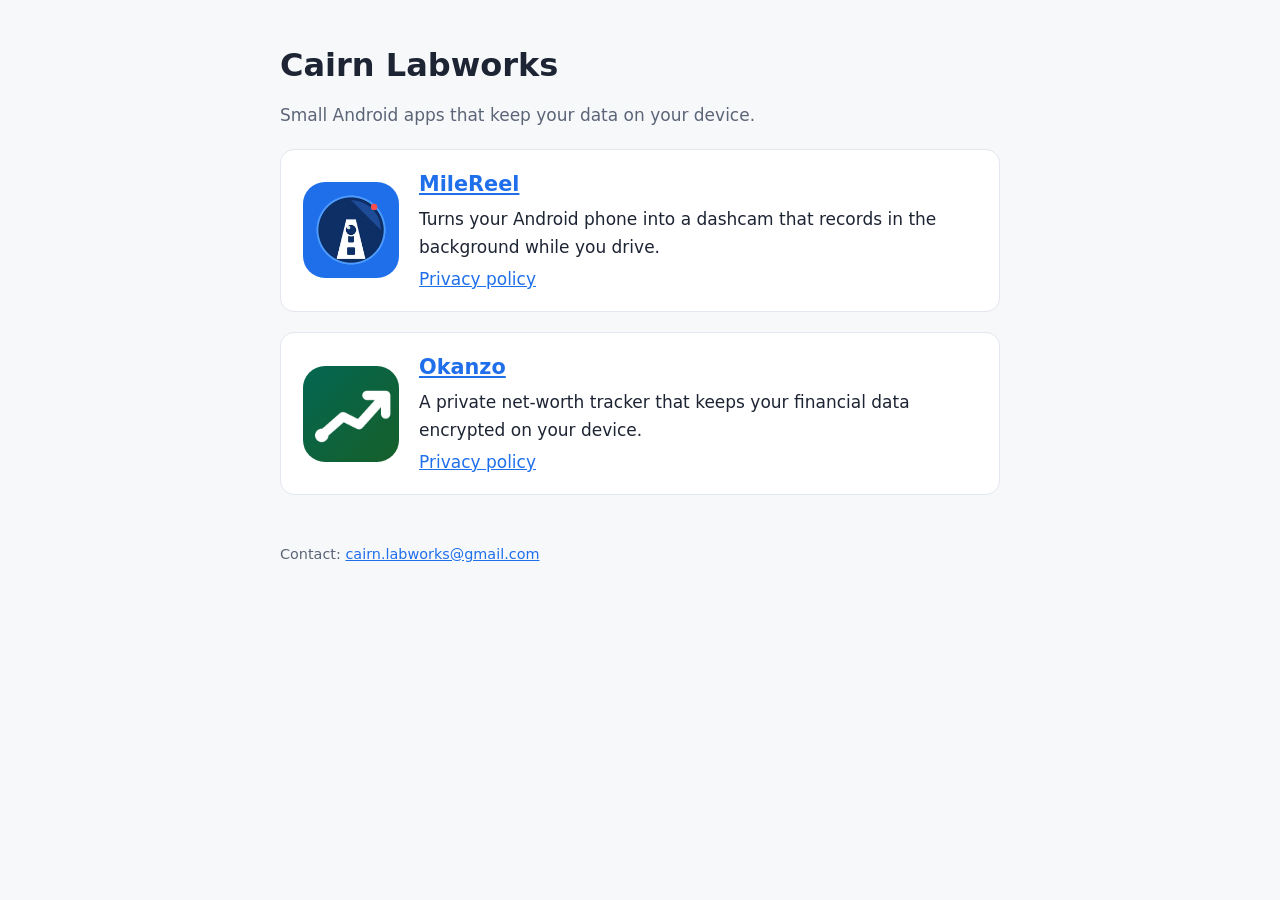
<file: index.html>
<!doctype html>
<html lang="en">
<head>
  <meta charset="utf-8">
  <meta name="viewport" content="width=device-width, initial-scale=1">
  <title>Cairn Labworks</title>
  <meta name="description" content="Cairn Labworks makes small, private Android apps.">
  <link rel="icon" href="/favicon.png">
  <link rel="stylesheet" href="/style.css">
</head>
<body>
  <main>
    <h1>Cairn Labworks</h1>
    <p class="muted">Small Android apps that keep your data on your device.</p>

    <div class="card app">
      <img src="/milereel/icon.png" alt="MileReel app icon">
      <div>
        <h2 style="margin: 0"><a href="/milereel/">MileReel</a></h2>
        <p style="margin: 0.3em 0 0">Turns your Android phone into a dashcam that records in the background
          while you drive.</p>
        <p style="margin: 0.3em 0 0"><a href="/milereel/privacy/">Privacy policy</a></p>
      </div>
    </div>

    <div class="card app">
      <img src="/okanzo-icon.png" alt="Okanzo app icon">
      <div>
        <h2 style="margin: 0"><a href="https://github.com/cairn-labworks/Okanzo">Okanzo</a></h2>
        <p style="margin: 0.3em 0 0">A private net-worth tracker that keeps your financial data
          encrypted on your device.</p>
        <p style="margin: 0.3em 0 0"><a href="/Okanzo/privacy/">Privacy policy</a></p>
      </div>
    </div>

    <footer>
      Contact: <a href="mailto:cairn.labworks@gmail.com">cairn.labworks@gmail.com</a>
    </footer>
  </main>
</body>
</html>
</file>
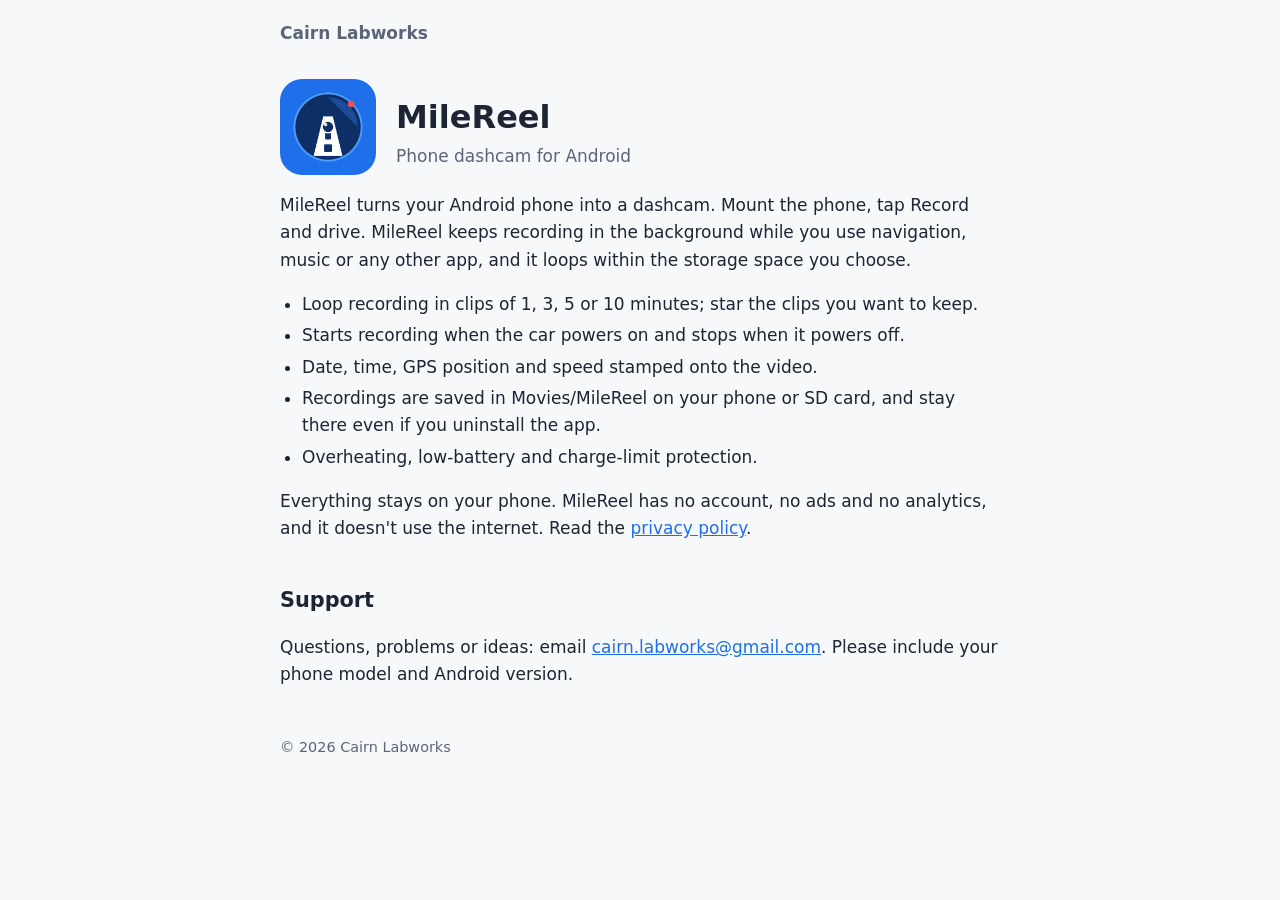
<file: milereel/index.html>
<!doctype html>
<html lang="en">
<head>
  <meta charset="utf-8">
  <meta name="viewport" content="width=device-width, initial-scale=1">
  <title>MileReel - Phone Dashcam</title>
  <meta name="description" content="MileReel turns your Android phone into a dashcam that records in the background while you drive. No account, no ads, no internet.">
  <link rel="icon" href="/favicon.png">
  <link rel="stylesheet" href="/style.css">
</head>
<body>
  <header class="site"><a href="/">Cairn Labworks</a></header>
  <main>
    <div class="app">
      <img src="/milereel/icon.png" alt="MileReel app icon">
      <div>
        <h1>MileReel</h1>
        <p class="muted" style="margin: 0">Phone dashcam for Android</p>
      </div>
    </div>

    <p>MileReel turns your Android phone into a dashcam. Mount the phone, tap Record and drive.
      MileReel keeps recording in the background while you use navigation, music or any other app,
      and it loops within the storage space you choose.</p>

    <ul>
      <li>Loop recording in clips of 1, 3, 5 or 10 minutes; star the clips you want to keep.</li>
      <li>Starts recording when the car powers on and stops when it powers off.</li>
      <li>Date, time, GPS position and speed stamped onto the video.</li>
      <li>Recordings are saved in Movies/MileReel on your phone or SD card, and stay there even if
        you uninstall the app.</li>
      <li>Overheating, low-battery and charge-limit protection.</li>
    </ul>

    <p>Everything stays on your phone. MileReel has no account, no ads and no analytics, and it
      doesn't use the internet. Read the <a href="/milereel/privacy/">privacy policy</a>.</p>

    <h2>Support</h2>
    <p>Questions, problems or ideas: email
      <a href="mailto:cairn.labworks@gmail.com?subject=MileReel">cairn.labworks@gmail.com</a>.
      Please include your phone model and Android version.</p>

    <footer>&copy; 2026 Cairn Labworks</footer>
  </main>
</body>
</html>
</file>
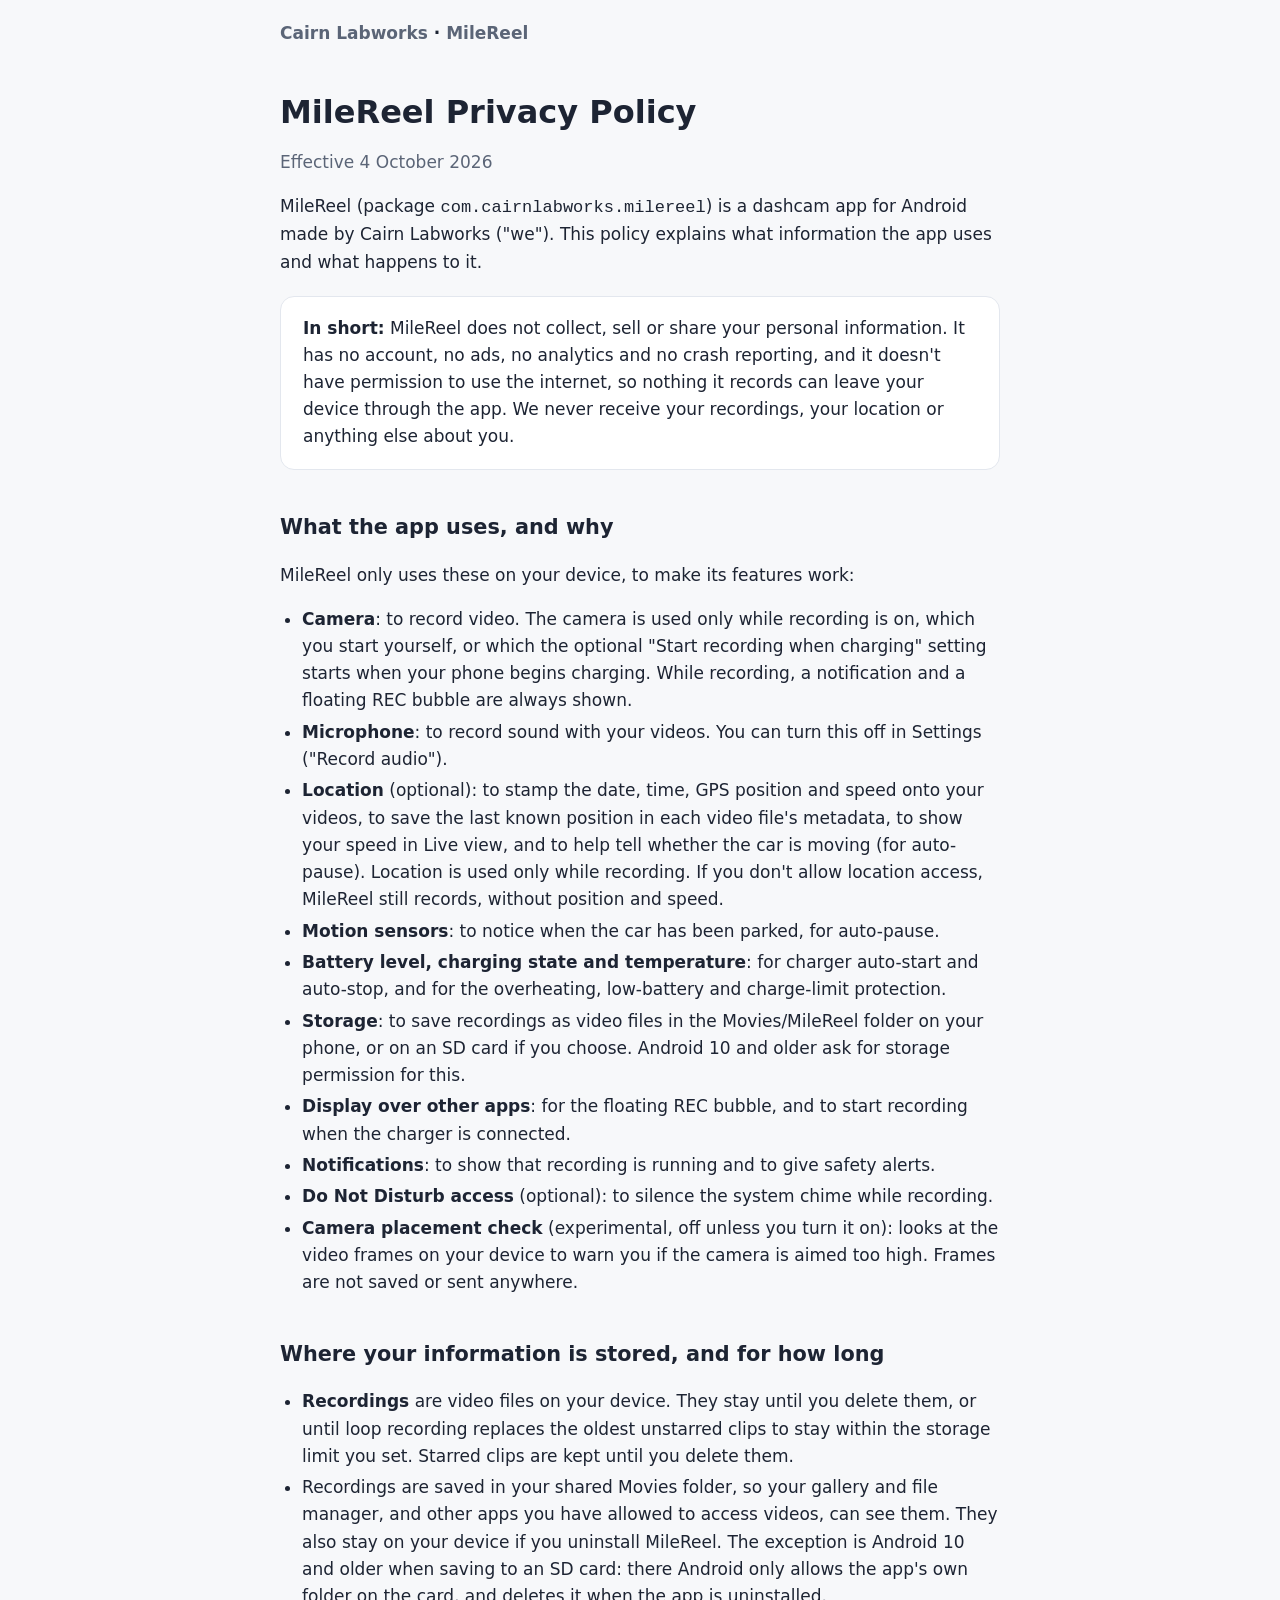
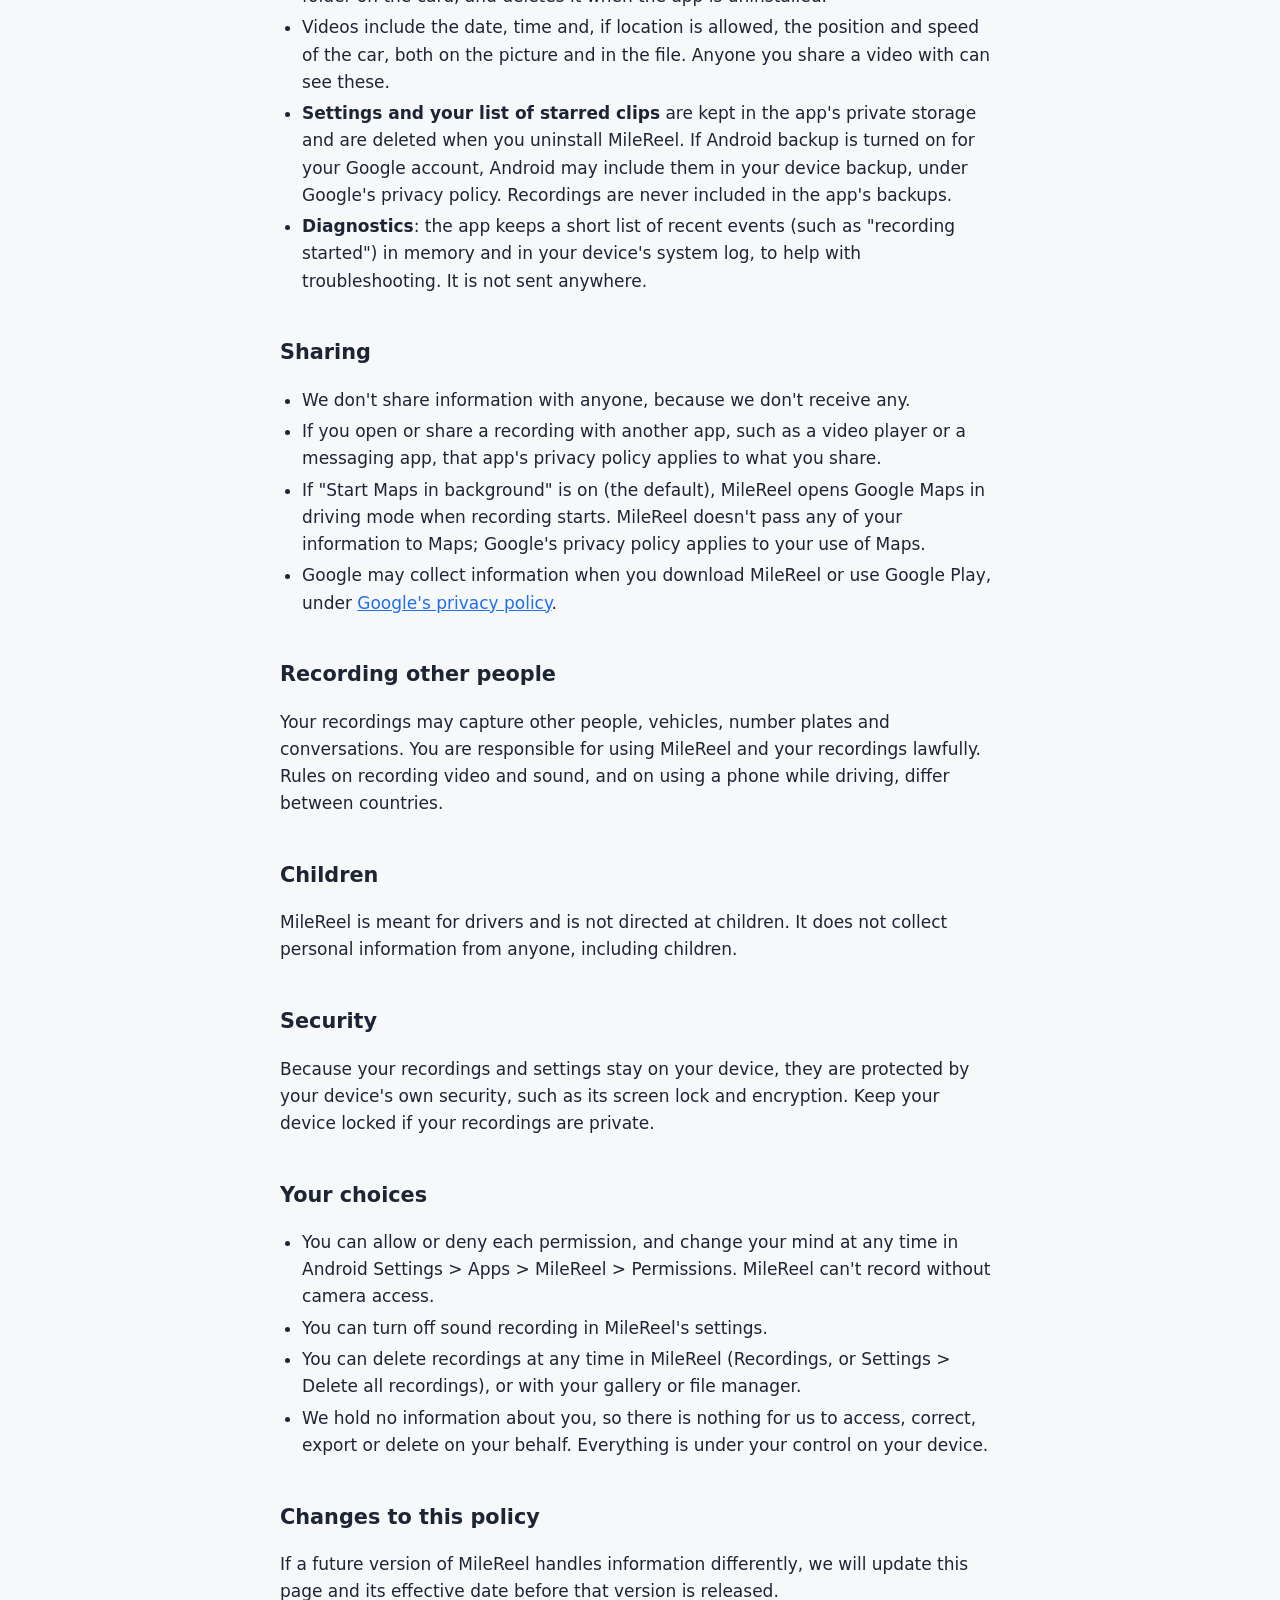
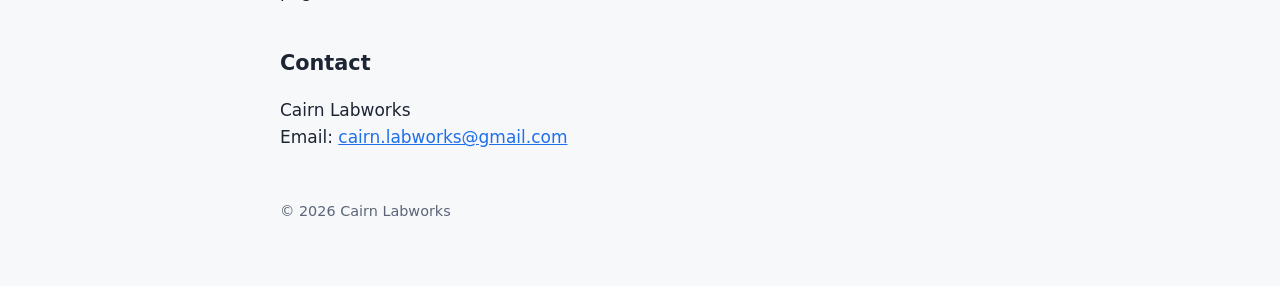
<file: milereel/privacy/index.html>
<!doctype html>
<html lang="en">
<head>
  <meta charset="utf-8">
  <meta name="viewport" content="width=device-width, initial-scale=1">
  <title>MileReel Privacy Policy</title>
  <meta name="description" content="Privacy policy for MileReel, the phone dashcam app by Cairn Labworks.">
  <link rel="icon" href="/favicon.png">
  <link rel="stylesheet" href="/style.css">
</head>
<body>
  <header class="site"><a href="/">Cairn Labworks</a> &middot; <a href="/milereel/">MileReel</a></header>
  <main>
    <h1>MileReel Privacy Policy</h1>
    <p class="muted">Effective 4 October 2026</p>

    <p>MileReel (package <code>com.cairnlabworks.milereel</code>) is a dashcam app for Android made
      by Cairn Labworks ("we"). This policy explains what information the app uses and what happens
      to it.</p>

    <div class="card">
      <strong>In short:</strong> MileReel does not collect, sell or share your personal information.
      It has no account, no ads, no analytics and no crash reporting, and it doesn't have permission
      to use the internet, so nothing it records can leave your device through the app. We never
      receive your recordings, your location or anything else about you.
    </div>

    <h2>What the app uses, and why</h2>
    <p>MileReel only uses these on your device, to make its features work:</p>
    <ul>
      <li><strong>Camera</strong>: to record video. The camera is used only while recording is on,
        which you start yourself, or which the optional "Start recording when charging" setting starts
        when your phone begins charging. While recording, a notification and a floating REC bubble are
        always shown.</li>
      <li><strong>Microphone</strong>: to record sound with your videos. You can turn this off in
        Settings ("Record audio").</li>
      <li><strong>Location</strong> (optional): to stamp the date, time, GPS position and speed onto
        your videos, to save the last known position in each video file's metadata, to show your
        speed in Live view, and to help tell whether the car is moving (for auto-pause). Location is
        used only while recording. If you don't allow location access, MileReel still records, without
        position and speed.</li>
      <li><strong>Motion sensors</strong>: to notice when the car has been parked, for auto-pause.</li>
      <li><strong>Battery level, charging state and temperature</strong>: for charger auto-start and
        auto-stop, and for the overheating, low-battery and charge-limit protection.</li>
      <li><strong>Storage</strong>: to save recordings as video files in the Movies/MileReel folder on
        your phone, or on an SD card if you choose. Android 10 and older ask for storage permission
        for this.</li>
      <li><strong>Display over other apps</strong>: for the floating REC bubble, and to start recording
        when the charger is connected.</li>
      <li><strong>Notifications</strong>: to show that recording is running and to give safety alerts.</li>
      <li><strong>Do Not Disturb access</strong> (optional): to silence the system chime while
        recording.</li>
      <li><strong>Camera placement check</strong> (experimental, off unless you turn it on): looks at
        the video frames on your device to warn you if the camera is aimed too high. Frames are not
        saved or sent anywhere.</li>
    </ul>

    <h2>Where your information is stored, and for how long</h2>
    <ul>
      <li><strong>Recordings</strong> are video files on your device. They stay until you delete them,
        or until loop recording replaces the oldest unstarred clips to stay within the storage limit
        you set. Starred clips are kept until you delete them.</li>
      <li>Recordings are saved in your shared Movies folder, so your gallery and file manager, and
        other apps you have allowed to access videos, can see them. They also stay on your device if
        you uninstall MileReel. The exception is Android 10 and older when saving to an SD card: there
        Android only allows the app's own folder on the card, and deletes it when the app is
        uninstalled.</li>
      <li>Videos include the date, time and, if location is allowed, the position and speed of the
        car, both on the picture and in the file. Anyone you share a video with can see these.</li>
      <li><strong>Settings and your list of starred clips</strong> are kept in the app's private
        storage and are deleted when you uninstall MileReel. If Android backup is turned on for your
        Google account, Android may include them in your device backup, under Google's privacy policy.
        Recordings are never included in the app's backups.</li>
      <li><strong>Diagnostics</strong>: the app keeps a short list of recent events (such as "recording
        started") in memory and in your device's system log, to help with troubleshooting. It is not
        sent anywhere.</li>
    </ul>

    <h2>Sharing</h2>
    <ul>
      <li>We don't share information with anyone, because we don't receive any.</li>
      <li>If you open or share a recording with another app, such as a video player or a messaging
        app, that app's privacy policy applies to what you share.</li>
      <li>If "Start Maps in background" is on (the default), MileReel opens Google Maps in driving mode
        when recording starts. MileReel doesn't pass any of your information to Maps; Google's privacy
        policy applies to your use of Maps.</li>
      <li>Google may collect information when you download MileReel or use Google Play, under
        <a href="https://policies.google.com/privacy">Google's privacy policy</a>.</li>
    </ul>

    <h2>Recording other people</h2>
    <p>Your recordings may capture other people, vehicles, number plates and conversations. You are
      responsible for using MileReel and your recordings lawfully. Rules on recording video and sound,
      and on using a phone while driving, differ between countries.</p>

    <h2>Children</h2>
    <p>MileReel is meant for drivers and is not directed at children. It does not collect personal
      information from anyone, including children.</p>

    <h2>Security</h2>
    <p>Because your recordings and settings stay on your device, they are protected by your device's
      own security, such as its screen lock and encryption. Keep your device locked if your recordings
      are private.</p>

    <h2>Your choices</h2>
    <ul>
      <li>You can allow or deny each permission, and change your mind at any time in Android Settings
        &gt; Apps &gt; MileReel &gt; Permissions. MileReel can't record without camera access.</li>
      <li>You can turn off sound recording in MileReel's settings.</li>
      <li>You can delete recordings at any time in MileReel (Recordings, or Settings &gt; Delete all
        recordings), or with your gallery or file manager.</li>
      <li>We hold no information about you, so there is nothing for us to access, correct, export or
        delete on your behalf. Everything is under your control on your device.</li>
    </ul>

    <h2>Changes to this policy</h2>
    <p>If a future version of MileReel handles information differently, we will update this page and
      its effective date before that version is released.</p>

    <h2>Contact</h2>
    <p>Cairn Labworks<br>
      Email: <a href="mailto:cairn.labworks@gmail.com?subject=MileReel%20privacy">cairn.labworks@gmail.com</a></p>

    <footer>&copy; 2026 Cairn Labworks</footer>
  </main>
</body>
</html>
</file>
<file: style.css>
:root {
  --bg: #f7f8fa;
  --card: #ffffff;
  --text: #1d2433;
  --muted: #5b6577;
  --brand: #1f6feb;
  --border: #e3e7ee;
}

@media (prefers-color-scheme: dark) {
  :root {
    --bg: #0d1424;
    --card: #141d31;
    --text: #e8ecf4;
    --muted: #a3adc2;
    --brand: #6ea8ff;
    --border: #26324a;
  }
}

* {
  box-sizing: border-box;
}

body {
  margin: 0;
  background: var(--bg);
  color: var(--text);
  font: 17px/1.6 system-ui, -apple-system, "Segoe UI", Roboto, "Helvetica Neue", Arial, sans-serif;
}

main {
  max-width: 760px;
  margin: 0 auto;
  padding: 32px 20px 64px;
}

header.site {
  max-width: 760px;
  margin: 0 auto;
  padding: 20px 20px 0;
  font-weight: 600;
}

header.site a {
  color: var(--muted);
  text-decoration: none;
}

a {
  color: var(--brand);
}

h1 {
  font-size: 2rem;
  line-height: 1.25;
  margin: 0.4em 0 0.2em;
}

h2 {
  font-size: 1.3rem;
  margin: 2em 0 0.5em;
}

h3 {
  font-size: 1.05rem;
  margin: 1.4em 0 0.3em;
}

.muted {
  color: var(--muted);
}

.card {
  background: var(--card);
  border: 1px solid var(--border);
  border-radius: 14px;
  padding: 18px 22px;
  margin: 20px 0;
}

.app {
  display: flex;
  gap: 20px;
  align-items: center;
}

.app img {
  width: 96px;
  height: 96px;
  border-radius: 22px;
  flex: none;
}

ul {
  padding-left: 1.3em;
}

li {
  margin: 0.25em 0;
}

footer {
  margin-top: 48px;
  font-size: 0.9rem;
  color: var(--muted);
}
</file>
